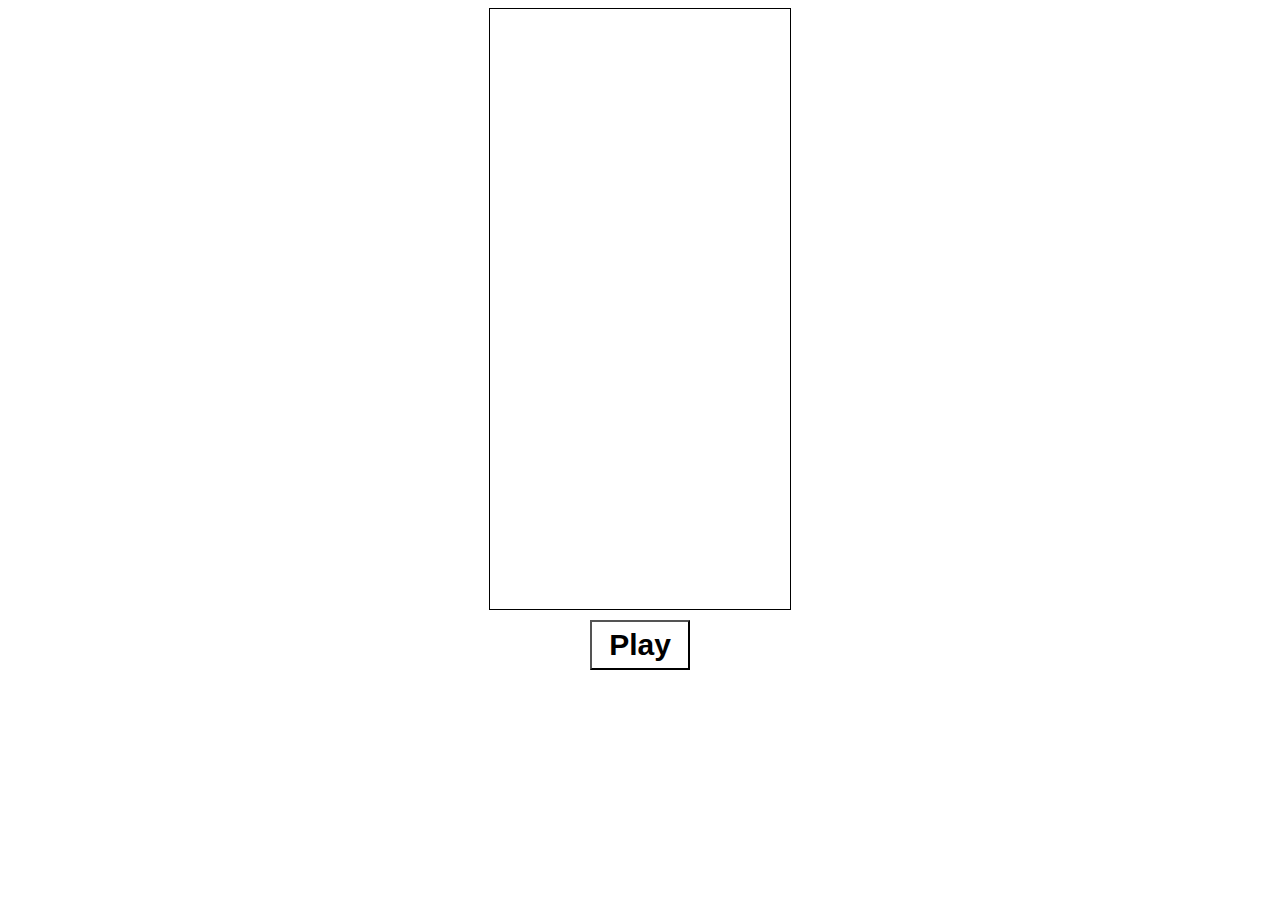
<file: index.html>
<!DOCTYPE html>
<html>
    <head>
        <title>HTML5 Tetris</title>
        <link rel='stylesheet' href='style.css' />
    </head>
    <body>
        <audio id="clearsound" src="sound/pop.ogg" preload="auto"></audio>
        <canvas width='300' height='600'></canvas>
        <button id="playbutton" onclick="playButtonClicked();">Play</button>
        <script src='js/tetris.js'></script>
        <script src='js/controller.js'></script>
        <script src='js/render.js'></script>
    </body>
</html>
</file>
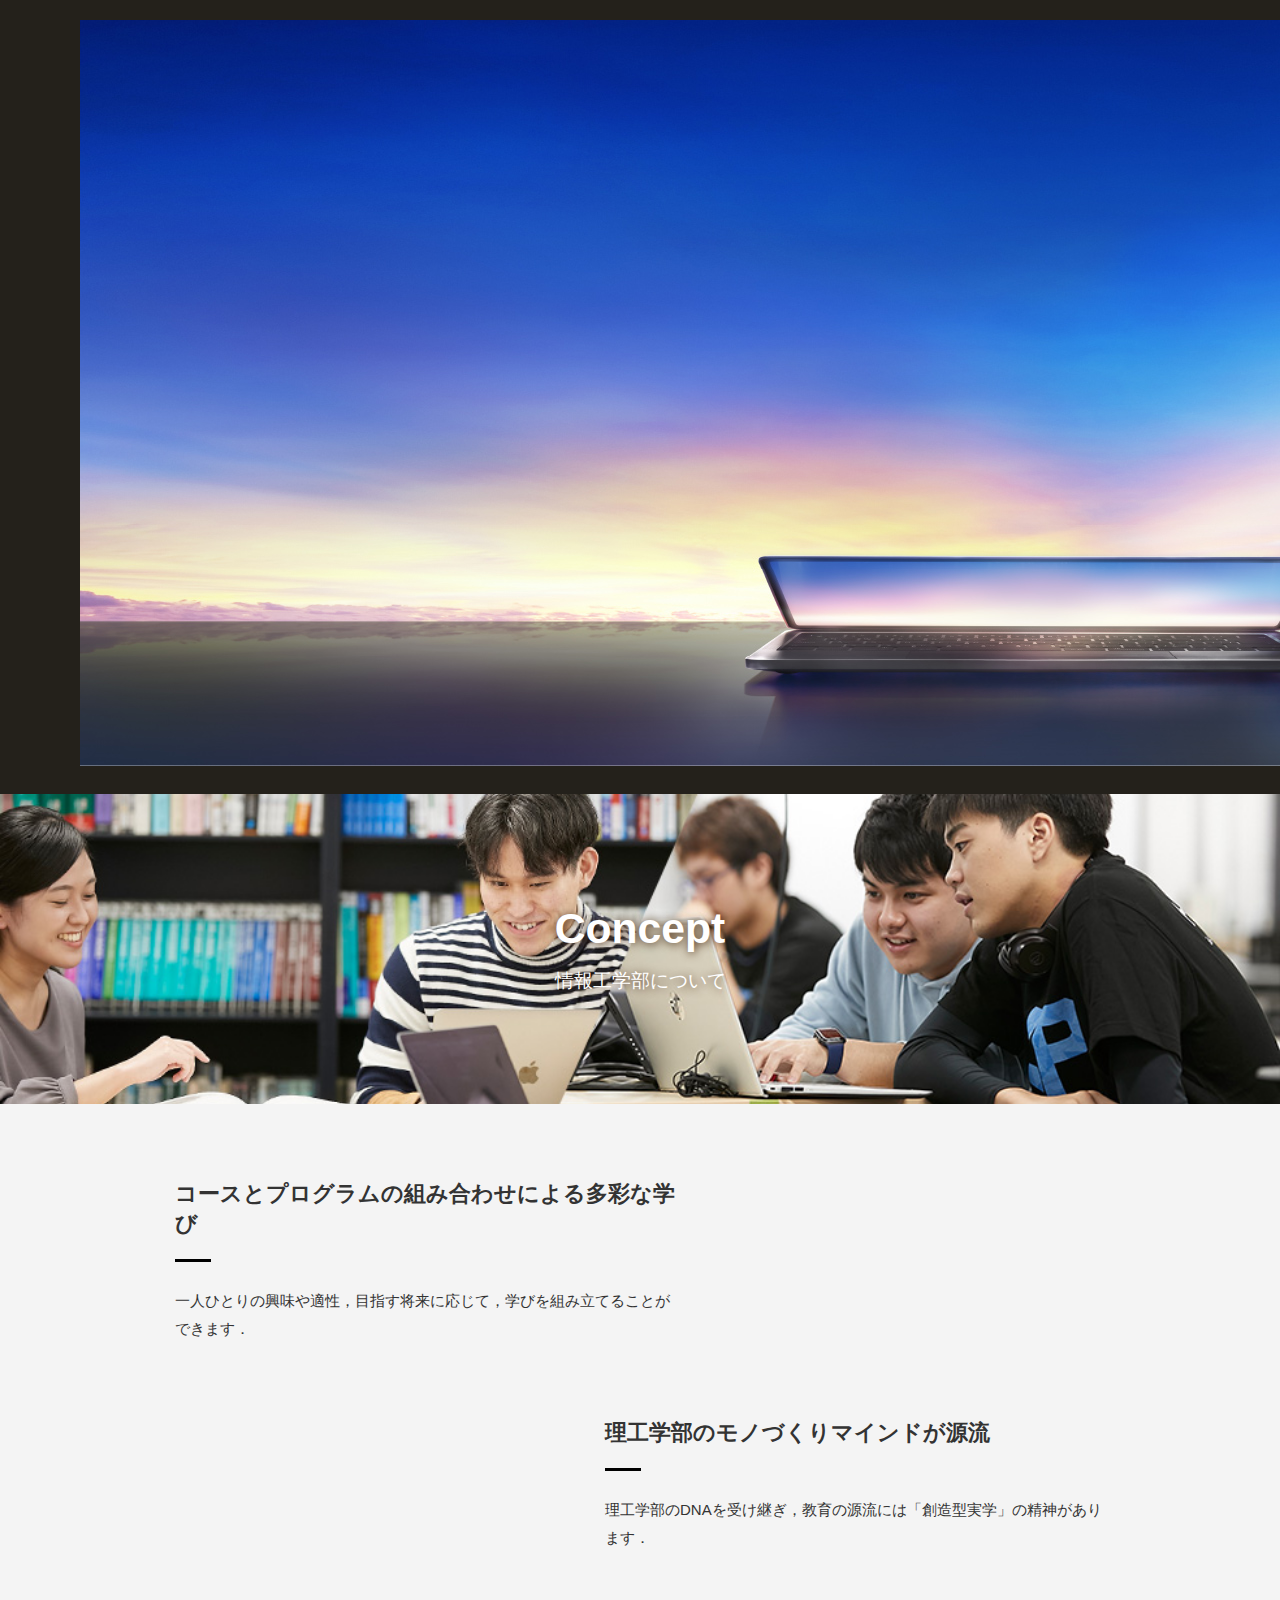
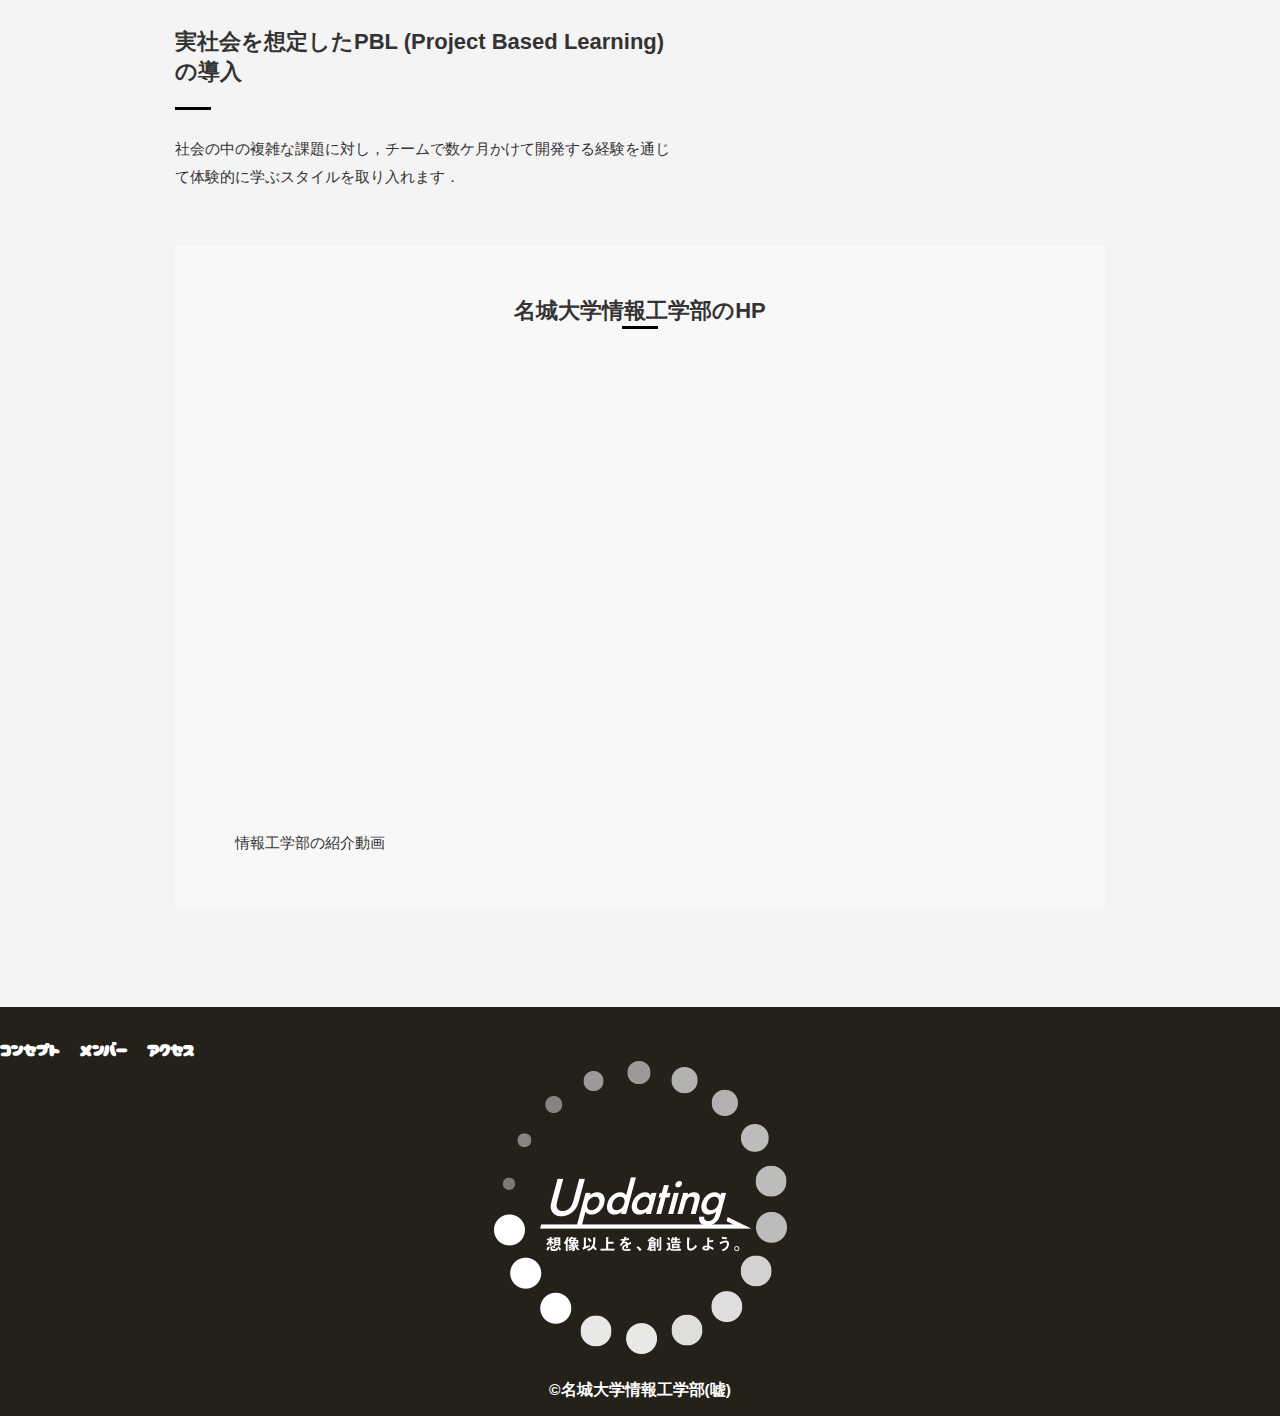
<file: concept.html>
<!DOCTYPE html>
<html>
    <head>
        <meta charset="UTF-8">
        <title>名城大学情報工学部のコンセプト</title>
        <meta name="description" content="情報工学部のコンセプト">
        <meta name="viewport" content="width=device-width">
        <script src="js/script.js"></script>
        <link href="css/common.css" rel="stylesheet">
        <link href="css/concept.css" rel="stylesheet">
        <link rel="preconnect" href="https://fonts.googleapis.com">
        <link rel="preconnect" href="https://fonts.gstatic.com" crossorigin>
        <link href="https://fonts.googleapis.com/css2?family=Cherry+Bomb+One&display=swap" rel="stylesheet">    
    </head>
    <body>
        <header class="header">
            <div class="header-inner">
                <a class="header-logo" href="index.html">
                    <img src="images/common/logo.png" alt="ロゴ">
                </a>
                <button class="toggle-menu-button"></button>
                <div class="header-site-menu">
                    <nav class="site-menu">
                        <ul>
                            <li><a href="concept.html">コンセプト</a></li>
                            <li><a href="members.html">メンバー</a></li>
                            <li><a href="access.html">アクセス</a></li>
                        </ul>
                    </nav>
                </div>
            </div>
        </header>
        <main class="main">
            <div class="title">
                <h1>Concept</h1>
                <p>情報工学部について</p>
            </div>
            <div class="feature">
                <div class="feature-text">
                    <h2>コースとプログラムの組み合わせによる多彩な学び</h2>
                    <p>一人ひとりの興味や適性，目指す将来に応じて，学びを組み立てることができます．</p>
                </div>    
            </div>
            <div class="feature reverse">
                <div class="feature-text">
                    <h2>理工学部のモノづくりマインドが源流</h2>
                    <p>理工学部のDNAを受け継ぎ，教育の源流には「創造型実学」の精神があります．</p>
                </div>    
            </div>
            <div class="feature">
                <div class="feature-text">
                    <h2>実社会を想定したPBL (Project Based Learning) の導入</h2>
                    <p>社会の中の複雑な課題に対し，チームで数ケ月かけて開発する経験を通じて体験的に学ぶスタイルを取り入れます．</p>
                </div>    
            </div>
            <div class="movie">
                <h2>名城大学情報工学部のHP</h2>
                <iframe src="https://www.youtube.com/embed/AxMAMQrBUtE?si=WVzZ4Rc2NBfGyFZn" title="YouTube video player" frameborder="0" allow="accelerometer; autoplay; clipboard-write; encrypted-media; gyroscope; picture-in-picture; web-share" referrerpolicy="strict-origin-when-cross-origin" allowfullscreen></iframe>
                <p>情報工学部の紹介動画</p>
            </div>
        </main>
        <footer class="footer">
            <nav class="site-menu">
                <ul>
                    <li><a href="concept.html">コンセプト</a></li>
                    <li><a href="members.html">メンバー</a></li>
                    <li><a href="access.html">アクセス</a></li>
                </ul>
            </nav>
            <a class="footer-logo" href="index.html">
                <img src="images/common/logo_footer.png" alt="ロゴ">
            </a>
            <p class="copyright"><small>&copy;名城大学情報工学部(嘘)</small></p>
        </footer>
    </body>
</html>
</file>
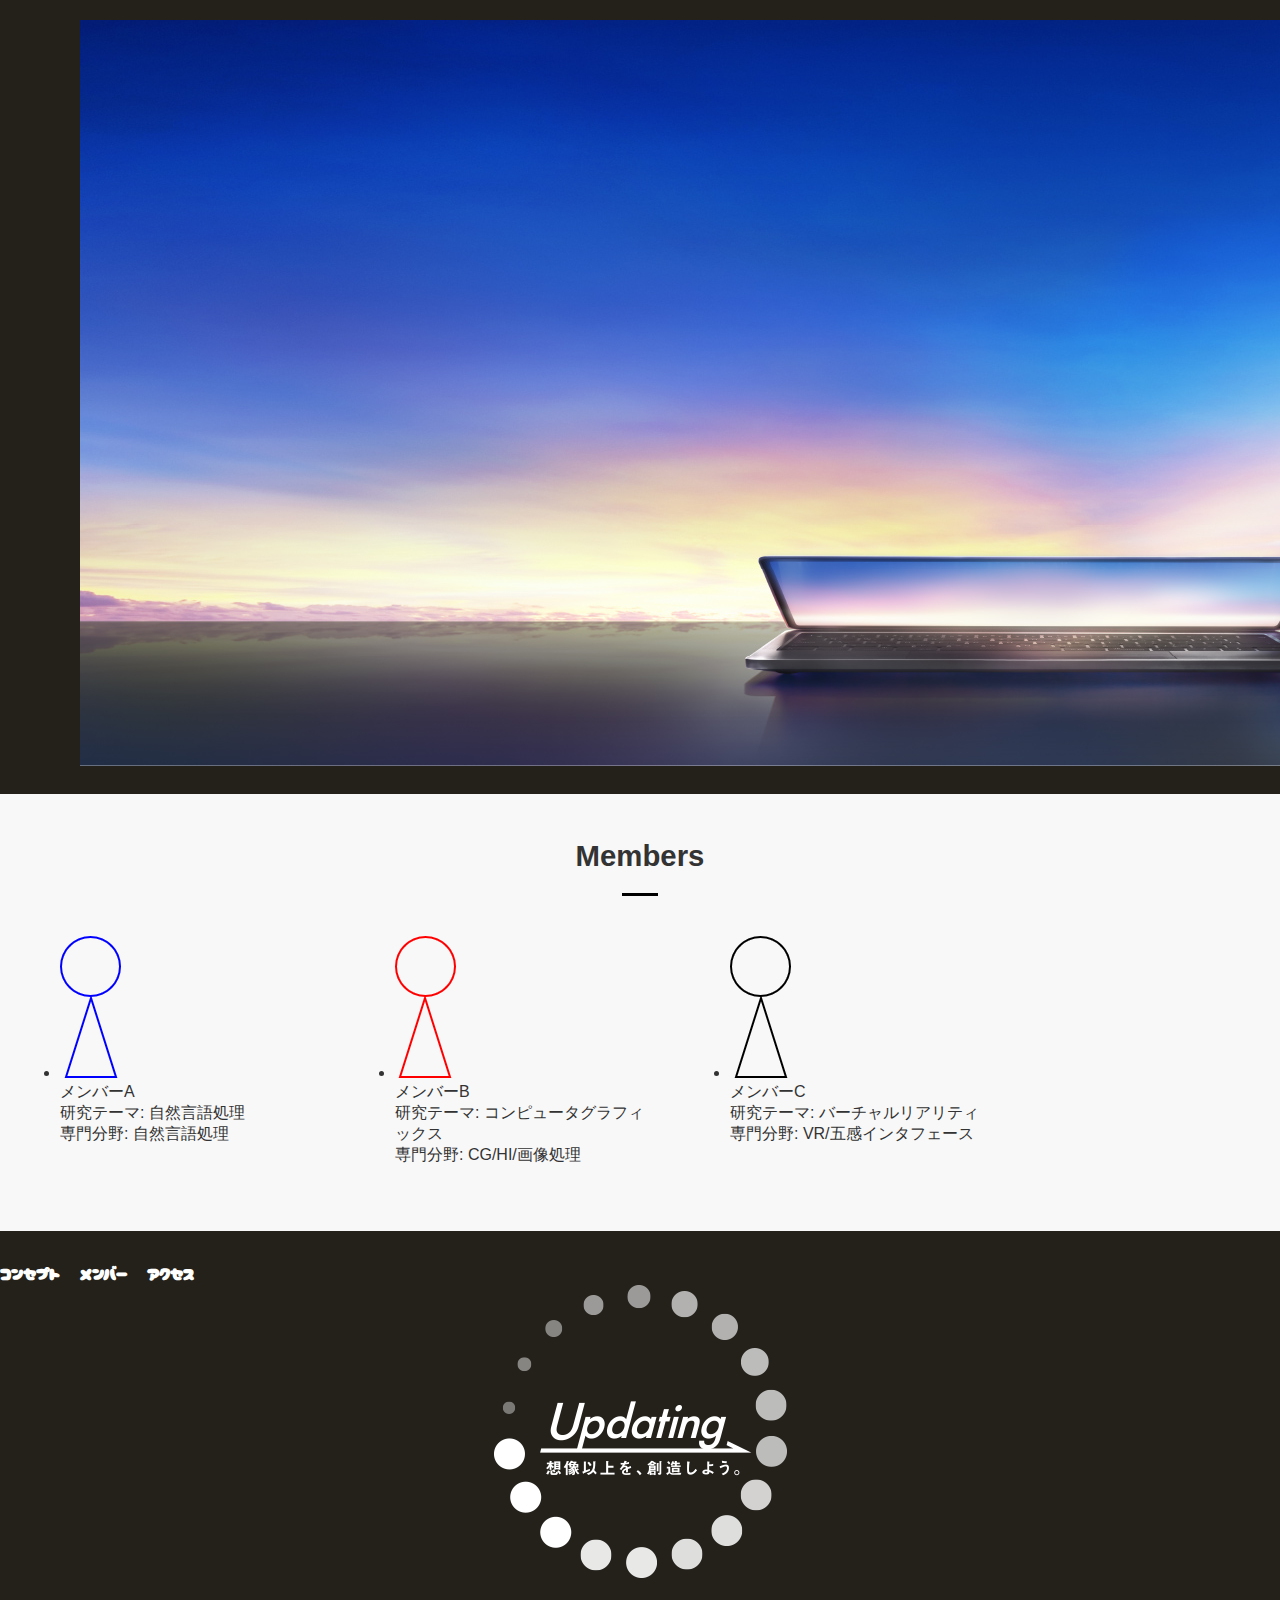
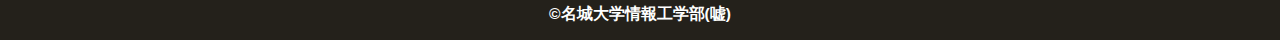
<file: members.html>
<!DOCTYPE html>
<html>
    <head>
        <meta charset="UTF-8">
        <title>メンバー</title>
        <meta name="description" content="情報工学部メンバー">
        <meta name="viewport" content="width=device-width">
        <script src="js/script.js"></script>
        <link href="css/common.css" rel="stylesheet">
        <link href="css/members.css" rel="stylesheet">
        <link rel="preconnect" href="https://fonts.googleapis.com">
        <link rel="preconnect" href="https://fonts.gstatic.com" crossorigin>
        <link href="https://fonts.googleapis.com/css2?family=Cherry+Bomb+One&display=swap" rel="stylesheet">    
    </head>
    <body>
        <header class="header">
            <div class="header-inner">
                <a class="header-logo" href="index.html">
                    <img src="images/common/logo.png" alt="ロゴ">
                </a>
                <button class="toggle-menu-button"></button>
                <div class="header-site-menu">
                    <nav class="site-menu">
                        <ul>
                            <li><a href="concept.html">コンセプト</a></li>
                            <li><a href="members.html">メンバー</a></li>
                            <li><a href="access.html">アクセス</a></li>
                        </ul>
                    </nav>
                </div>
            </div>
        </header>
        <main class="main">
            <div class="members">
                <h2>Members</h2>
                <ul class="member-list">
                    <li>
                        <img src="images/members/member_A.png" alt="メンバーA">
                        <dl>
                            <dt>メンバーA</dt>
                            <dd>研究テーマ: 自然言語処理</dd>
                        </dl>
                        <p class="speciality">専門分野: 自然言語処理</p>
                    </li>
                    <li>
                        <img src="images/members/member_B.png" alt="メンバーB">
                        <dl>
                            <dt>メンバーB</dt>
                            <dd>研究テーマ: コンピュータグラフィックス</dd>
                        </dl>
                        <p class="speciality">専門分野: CG/HI/画像処理</p>
                    </li>
                    <li>
                        <img src="images/members/member_C.png" alt="メンバーC">
                        <dl>
                            <dt>メンバーC</dt>
                            <dd>研究テーマ: バーチャルリアリティ</dd>
                        </dl>
                        <p class="speciality">専門分野: VR/五感インタフェース</p>
                    </li>
                </ul>
            </div>
        </main>
        <footer class="footer">
            <nav class="site-menu">
                <ul>
                    <li><a href="concept.html">コンセプト</a></li>
                    <li><a href="members.html">メンバー</a></li>
                    <li><a href="access.html">アクセス</a></li>
                </ul>
            </nav>
            <a class="footer-logo" href="index.html">
                <img src="images/common/logo_footer.png" alt="ロゴ">
            </a>
            <p class="copyright"><small>&copy;名城大学情報工学部(嘘)</small></p>
        </footer>
    </body>
</html>
</file>
<file: style.css>
canvas {
    display: block;
    margin: auto;
    border: 1px solid black;
}

#playbutton {
    width: 100px;
    height: 50px;
    display: block;
    margin: auto;
    margin-top: 10px;
    font-family: Arial, sans-serif;
    font-size: 30px;
    font-weight: bold;
    background-color: white;
    cursor: pointer;
}
</file>
<file: css/common.css>
* {
    margin: 0;
    padding: 0;
    box-sizing: border-box;
}

body {
    font-family: 'Yu Gothic', 'Meiryo', 'Hiragino Kaku Gothic ProN', 'Arial', sans-serif;
    background-color: #f4f4f4;
    color: #333;
}

header {
    background-color: #24211b;
    color: #fff;
    padding: 0;
    box-shadow: 0 3px 6px rgba(0,0,0,0.1);
}

.header-inner {
    max-width: 1200px;
    margin: 0 auto;
    padding: 20px 40px;
    display: flex;
    justify-content: space-between;
    align-items: center;
}

.header-logo {
    font-size: 2rem;
    font-family: inherit;
}

.first-view {
    /* もともとのグラデーションの背景指定をコメントアウト */
    /* background: linear-gradient(120deg, #3498db 0%, #8e44ad 100%); */

    /* 画像の背景指定を追加 */
    background-image: url('../images/haikei.png');
    background-size: cover; /* 要素全体を覆うように画像を拡大縮小 */
    background-position: center 55%; /* 画像を中央に配置 */
    background-repeat: no-repeat; /* 画像を繰り返さない */

    display: flex;
    align-items: center;
    justify-content: center;
    color: #121111;
    margin-bottom: 30px;
    background-color: #ffffff;
    padding: 150px 0;
    text-align: center;
}

.first-view-text {
    text-align: center;
}

.first-view-text {
    background: rgba(255, 255, 255, 0.5);
    border-radius: 5px;
    padding: 10px 10px;
    box-shadow: 0 4px 16px rgba(0,0,0,0.1);
    backdrop-filter: blur(3px);
    display: inline-block;
    margin: 40px auto;
}

.first-view-text h2 {
    font-size: 32px;  
    margin-bottom: 20px;
}

.first-view-text p {
    font-size: 18px;
    color: #000000;
    font-weight: bold;
    /*color: #ffffff; */ /* 文字色の白バージョン */
}

.site-menu ul {
    display: flex;
    gap: 20px;
    list-style: none;
}

.site-menu a {
    color: #fff;
    text-decoration: none;
    font-weight: bold;
    font-family: 'Cherry Bomb One', cursive;
}

.footer-site-menu ul {
    display: flex;
    gap: 20px;
    list-style: none;
    justify-content: center;
}

.footer-site-menu a {
    color: #fff;
    text-decoration: none;
    font-weight: bold;
    font-family: 'Cherry Bomb One', cursive;
}

footer {
    background-color: #24211b;
    color: #fff;
    text-align: center;
    padding: 30px 0 15px 0;
    position: static;
    width: 100%;
}

.copyright {
    font-size: 14pt;
    font-weight: bold;
    margin-top: 20px;
}


.floating {
    position: fixed;
    left: 40px;
    bottom: 40px;
    z-index: 1000;
}

.floating ul {
    margin: 0;
    padding: 0;
    list-style: none;
}

.floating a {
    display: block;
    padding: 10px 20px;
    background: #4aa5f0;
    color: #fff;
    text-decoration: none;
    border-radius: 5px;
    font-size: 16px;
}

.btn {
    display: block;
    text-align: center;
    background-color: #3498db;
    color: white;
    text-decoration: none;
    padding: 10px;
    margin: 10px;
    border-radius: 5px;
}

.back-btn {
    position: absolute;
    left: 20px;
    color: white;
    text-decoration: none;
}

@media (max-width: 600px) {
    .restaurant-grid {
        flex-direction: column;
        align-items: center;
    }

    .map {
    display: flex;
    margin-left: auto;
    margin-right: auto;
    width: 100%;
    max-width: 100%;
    flex-direction: column;
    gap: 5px
    }

    .detail-flex {
        flex-direction: column;
        gap: 5px;
    }

    .site-menu a {
        white-space: nowrap;
        font-family: 'Cherry Bomb One', cursive;
    }
    .header-logo {
        font-size: 0; /* 元のテキストを非表示 */
    }
    
    .header-logo::before {
        content: "名城ランチ";
        font-size: 1.5rem; /* お好みのサイズに調整 */
        font-family: inherit;
    }

}
</file>
<file: css/concept.css>
.title {
    height: 310px;
    background-image: url(../images/concept/bg-main.jpg);
    background-repeat: no-repeat;
    background-position: center center;
    background-size: cover;
    display: flex;
    flex-direction: column;
    justify-content: center;
    align-items: center;
    align-items: center;
    color: #ffffff;
    text-shadow: 1px 1px 10px #4b2c14;
}

.title h1 {
    font-family: "Montserrat", sans-serif;
    font-size: 32pt;
    font-weight: bold;
}

.title p {
    font-size: 14pt;
    margin-top: 15px;
}

.feature {
    display: flex;
    flex-direction: row;
    justify-content: space-between;
    width: 930px;
    max-width: 90%;
    margin-top: 75px;
    margin-left: auto;
    margin-right: auto;
    align-items: flex-start;
}

.feature-text {
    max-width: 500px;
    margin-right: 40px;
}

.reverse {
    flex-direction: row-reverse;
}

.reverse .feature-text {
    margin-left: 40px;
    margin-right: 0;
}

.feature-text h2 {
    font-size: 22px;
    font-weight: bold;
    line-height: 30px;
}

.feature-text h2::after {
    content: "";
    display: block;
    width: 36px;
    height: 3px;
    background-color: #000000;
    margin-top: 20px;
}

.feature-text p {
    font-size: 15px;
    line-height: 28px;
    margin-top: 25px;
}

.movie {
    width: 930px;
    max-width: 90%;
    background-color: #f8f8f8;
    padding: 50px 60px;
    margin-top: 55px;
    margin-left: auto;
    margin-right: auto;
}

.movie h2 {
    font-size: 22px;
    font-weight: bold;
    text-align: center;
}

.movie h2::after {
    content: "";
    display: block;
    width: 36px;
    height: 3px;
    background-color: #000000;
    margin-left: auto;
    margin-right: auto;
}

.movie iframe {
    display: block;
    width: 100%;
    height: 450px;
    margin-top: 30px;
}

.movie p {
    font-size: 15px;
    line-height: 28px;
    margin-top: 20px;
}

.footer {
    margin-top: 100px;
}
</file>
<file: css/members.css>
.members {
    background-color: #f8f8f8;
    padding-top: 45px;
    padding-bottom: 55px;
}

.members h2 {
    font-size: 22pt;
    font-weight: bold;
    text-align: center;
}

.members h2::after {
    content: "";
    display: block;
    width: 36px;
    height: 3px;
    background-color: #000000;
    margin-top: 20px;
    margin-left: auto;
    margin-right: auto;
}

.member-list {
    display: flex;
    padding-top: 40px;
    padding-bottom: 10px;
    padding-left: 60px;
    padding-right: 60px;
    overflow: scroll;
}

.member-list li {
    flex-shrink: 0;
    width: 260px;
    margin-left: 75px;
}

.member-list li:first-child {
    margin-left: 0;
}

@media (max-width: 800px) {
    .member-list {
        padding-left: 20px;
        padding-right: 20px;
    }

    .member-list li {
        width: 220px;
        margin-left: 30px;
    }
}
</file>
